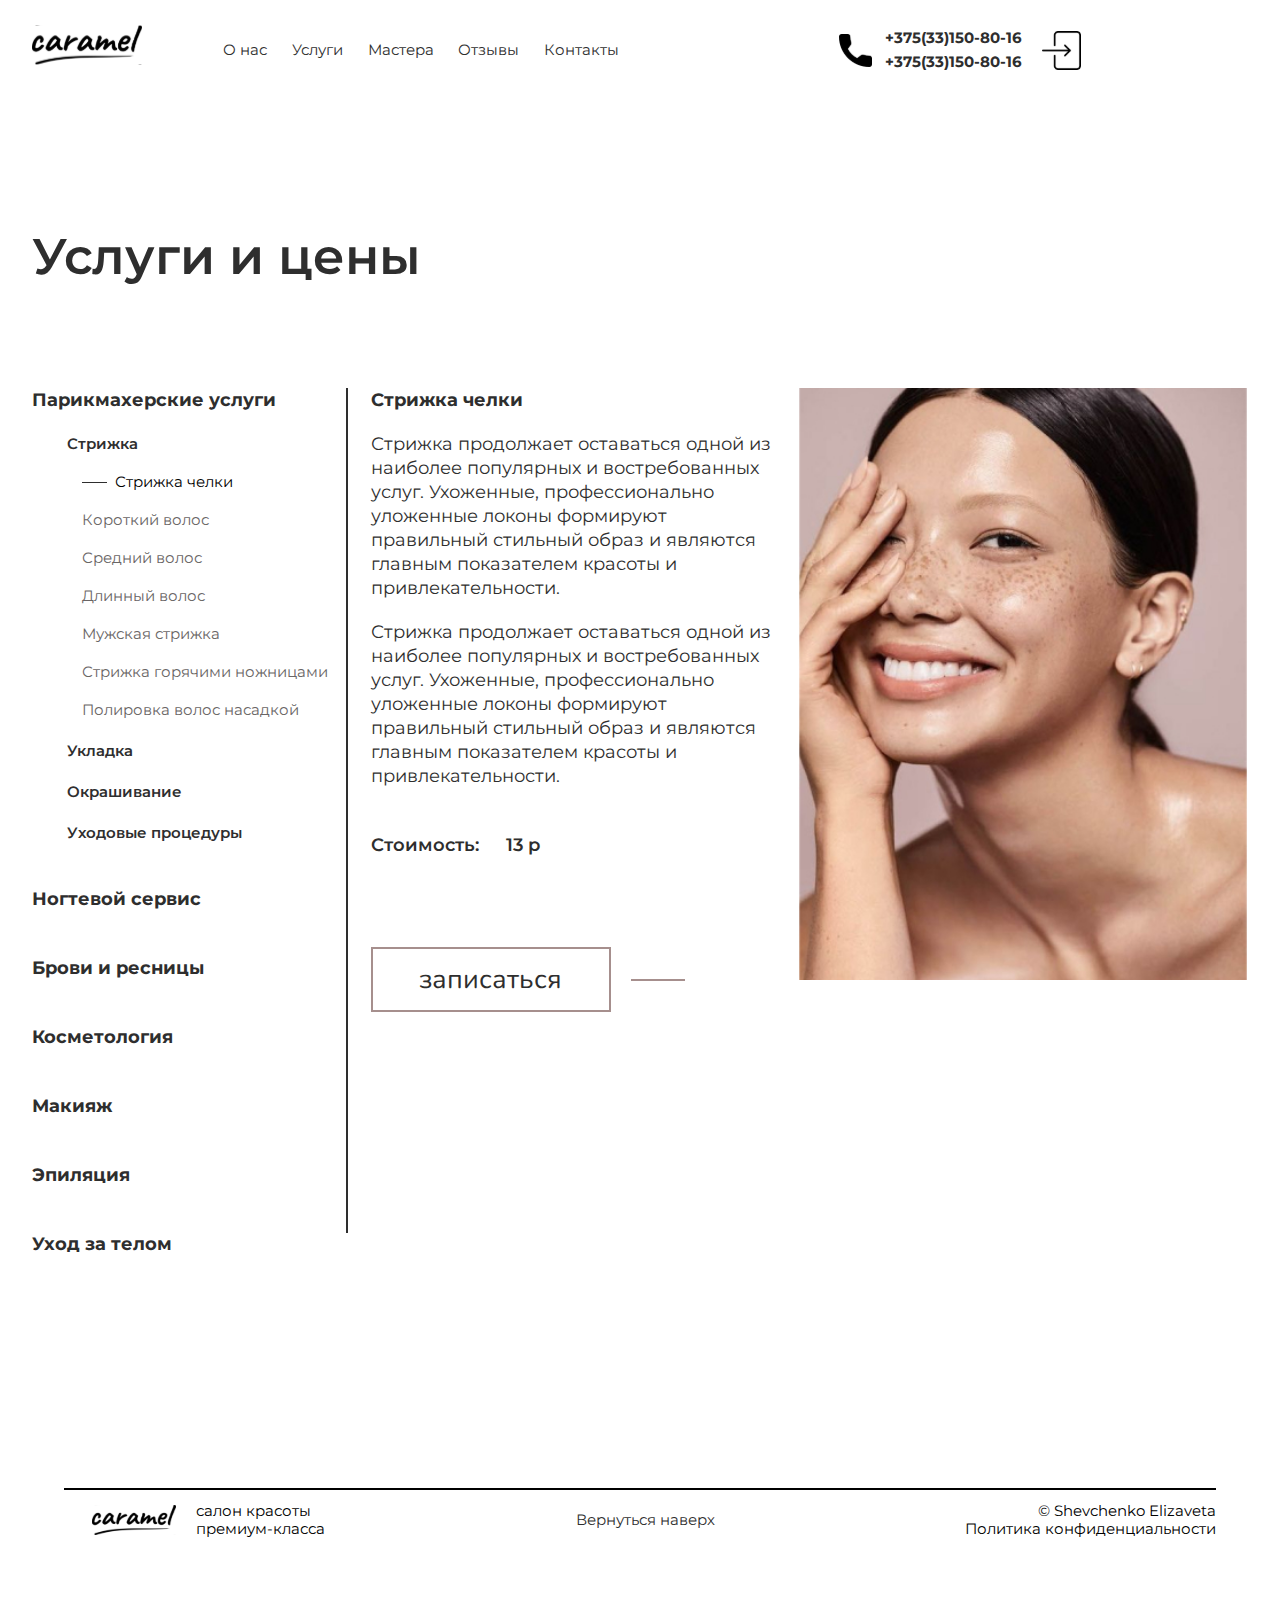
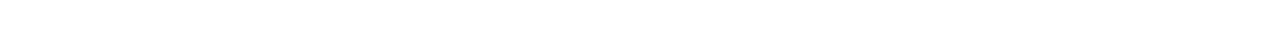
<file: html/about.html>
<!DOCTYPE html>
<html lang="ru">
<head>
  <meta charset="UTF-8">
  <meta name="viewport" content="width=device-width, initial-scale=1.0">
  <meta http-equiv="X-UA-Compatible" content="ie=edge">
  <link rel="stylesheet" href="../CSS/about.css">
  <link rel="stylesheet" href="../CSS/about_html.css">
  <link rel="stylesheet" href="../CSS/pop_up.css">
  <link rel="stylesheet" href="../CSS/pop_up__room.css">
  <link rel="stylesheet" href="../CSS/datepicker.css">
  <title>Главная</title>
</head>
<body>
  <div class="page">
    <div class="upp_arrow"><img src="../svg/up-arrow.svg" alt=""></div>
   <main class="container">
    <div class="shapka" id="header">
      <nav class="shapka__block__1">
        <div class="shapka__block__1__logo__absolute">
          <img src="../svg/logo.svg" alt="logotype">
        </div>
        <div class="burger">
          <span class="line__burger __1"></span>
          <span class="line__burger __2"></span>
          <span class="line__burger __3"></span>
        </div>
        <ul class="shapka__block__1__nav">
          <li><a href="../index.html#our">О нас</a></li>
          <li><a href="about.html">Услуги</a></li>
          <li><a href="../index.html#masters">Мастера</a></li>
          <li><a href="../index.html#messge">Отзывы</a></li>
          <li><a href="../index.html#info">Контакты</a></li>
        </ul>
      </nav>
      <div class="shapka__block__2">
        <div class="shapka__block__2__row">
          <div class="shapka__block__2__phone">
            <img src="../svg/phone.svg" alt="phone">
          </div>
          <div class="shapka__block__2__column">
            <span class="shapka__block__2__column__text">+375(33)150-80-16</span>
            <span class="shapka__block__2__column__text">+375(33)150-80-16</span>
          </div>
          <div class="shapka__block__2__exit">
            <img src="../svg/exit.svg" alt="exit">
          </div>
        </div>
      </div>
    </div>
    <div class="content">
      <div class="content_main_text">Услуги и цены</div>
      <div class="content_row">
        <div class="content_row__service__button activate">
          <div class="content_row__service__button__text">ВЫБРАТЬ</div>
        </div>
        <div class="content_row__service">
          <div class="content_row__service__main">
            <span class="content_row__service__main__text">Парикмахерские услуги</span>
            <div class="content_row__service__about">
              <div class="content_row__service__about__text">Стрижка</div>
              <div class="content_row__service__about__select ">
                <div class="content_row__service__about__select__text ">
                  <span class="line"></span>
                  <span>Стрижка челки</span>
                </div>
                <div class="content_row__service__about__select__text">
                  <span class="line"></span>
                  <span>Короткий волос</span>
                </div>
                <div class="content_row__service__about__select__text">
                  <span class="line"></span>
                  <span>Средний волос</span>
                </div>
                <div class="content_row__service__about__select__text">
                  <span class="line"></span>
                  <span>Длинный волос</span>
                </div>
                <div class="content_row__service__about__select__text">
                  <span class="line"></span>
                  <span>Мужская стрижка</span>
                </div>
                <div class="content_row__service__about__select__text">
                  <span class="line"></span>
                  <span>Стрижка горячими ножницами</span>
                </div>
                <div class="content_row__service__about__select__text">
                  <span class="line"></span>
                  <span>Полировка волос насадкой</span>
                </div>
              </div>
              <span class="content_row__service__about__text">Укладка</span>
              <div class="content_row__service__about__select">
                <div class="content_row__service__about__select__text">
                  <span class="line"></span>
                  <span>Услуга</span>
                </div>
                <div class="content_row__service__about__select__text">
                  <span class="line"></span>
                  <span>Услуга</span>
                </div>
                <div class="content_row__service__about__select__text">
                  <span class="line"></span>
                  <span>Услуга</span>
                </div>
                <div class="content_row__service__about__select__text">
                  <span class="line"></span>
                  <span>Услуга</span>
                </div>
              </div>
              <span class="content_row__service__about__text">Окрашивание</span>
              <div class="content_row__service__about__select">
                <div class="content_row__service__about__select__text">
                  <span class="line"></span>
                  <span>Услуга</span>
                </div>
                <div class="content_row__service__about__select__text">
                  <span class="line"></span>
                  <span>Услуга</span>
                </div>
                <div class="content_row__service__about__select__text">
                  <span class="line"></span>
                  <span>Услуга</span>
                </div>
                <div class="content_row__service__about__select__text">
                  <span class="line"></span>
                  <span>Услуга</span>
                </div>
              </div>
              <span class="content_row__service__about__text">Уходовые процедуры</span>
              <div class="content_row__service__about__select">
                <div class="content_row__service__about__select__text">
                  <span class="line"></span>
                  <span>Услуга</span>
                </div>
                <div class="content_row__service__about__select__text">
                  <span class="line"></span>
                  <span>Услуга</span>
                </div>
                <div class="content_row__service__about__select__text">
                  <span class="line"></span>
                  <span>Услуга</span>
                </div>
                <div class="content_row__service__about__select__text">
                  <span class="line"></span>
                  <span>Услуга</span>
                </div>
                <div class="content_row__service__about__select__text">
                  <span class="line"></span>
                  <span>Услуга</span>
                </div>
              </div>
            </div>
          </div>
          <div class="content_row__service__main">
            <span class="content_row__service__main__text">Ногтевой сервис</span>
            <div class="content_row__service__about">
              <div class="content_row__service__about__text">Услуга</div>
              <div class="content_row__service__about__select">
                <div class="content_row__service__about__select__text">
                  <span class="line"></span>
                  <span>Услуга</span>
                </div>
                <div class="content_row__service__about__select__text">
                  <span class="line"></span>
                  <span>Услуга</span>
                </div>
                <div class="content_row__service__about__select__text">
                  <span class="line"></span>
                  <span>Услуга</span>
                </div>
                <div class="content_row__service__about__select__text">
                  <span class="line"></span>
                  <span>Услуга</span>
                </div>
                <div class="content_row__service__about__select__text">
                  <span class="line"></span>
                  <span>Услуга</span>
                </div>
                <div class="content_row__service__about__select__text">
                  <span class="line"></span>
                  <span>Услуга</span>
                </div>
                <div class="content_row__service__about__select__text">
                  <span class="line"></span>
                  <span>Услуга</span>
                </div>
              </div>
              <span class="content_row__service__about__text">Услуга</span>
              <div class="content_row__service__about__select">
                <div class="content_row__service__about__select__text">
                  <span class="line"></span>
                  <span>Услуга</span>
                </div>
                <div class="content_row__service__about__select__text">
                  <span class="line"></span>
                  <span>Услуга</span>
                </div>
                <div class="content_row__service__about__select__text">
                  <span class="line"></span>
                  <span>Услуга</span>
                </div>
                <div class="content_row__service__about__select__text">
                  <span class="line"></span>
                  <span>Услуга</span>
                </div>
              </div>
              <span class="content_row__service__about__text">Услуга</span>
              <div class="content_row__service__about__select">
                <div class="content_row__service__about__select__text">
                  <span class="line"></span>
                  <span>Услуга</span>
                </div>
                <div class="content_row__service__about__select__text">
                  <span class="line"></span>
                  <span>Услуга</span>
                </div>
                <div class="content_row__service__about__select__text">
                  <span class="line"></span>
                  <span>Услуга</span>
                </div>
                <div class="content_row__service__about__select__text">
                  <span class="line"></span>
                  <span>Услуга</span>
                </div>
              </div>
              <span class="content_row__service__about__text">Услуга</span>
              <div class="content_row__service__about__select">
                <div class="content_row__service__about__select__text">
                  <span class="line"></span>
                  <span>Услуга</span>
                </div>
                <div class="content_row__service__about__select__text">
                  <span class="line"></span>
                  <span>Услуга</span>
                </div>
                <div class="content_row__service__about__select__text">
                  <span class="line"></span>
                  <span>Услуга</span>
                </div>
                <div class="content_row__service__about__select__text">
                  <span class="line"></span>
                  <span>Услуга</span>
                </div>
                <div class="content_row__service__about__select__text">
                  <span class="line"></span>
                  <span>Услуга</span>
                </div>
              </div>
            </div>
          </div>
          <div class="content_row__service__main">
            <span class="content_row__service__main__text">Брови и ресницы</span>
            <div class="content_row__service__about">
              <div class="content_row__service__about__text">Услуга</div>
              <div class="content_row__service__about__select">
                <div class="content_row__service__about__select__text">
                  <span class="line"></span>
                  <span>Услуга</span>
                </div>
                <div class="content_row__service__about__select__text">
                  <span class="line"></span>
                  <span>Услуга</span>
                </div>
                <div class="content_row__service__about__select__text">
                  <span class="line"></span>
                  <span>Услуга</span>
                </div>
                <div class="content_row__service__about__select__text">
                  <span class="line"></span>
                  <span>Услуга</span>
                </div>
                <div class="content_row__service__about__select__text">
                  <span class="line"></span>
                  <span>Услуга</span>
                </div>
                <div class="content_row__service__about__select__text">
                  <span class="line"></span>
                  <span>Услуга</span>
                </div>
                <div class="content_row__service__about__select__text">
                  <span class="line"></span>
                  <span>Услуга</span>
                </div>
              </div>
              <span class="content_row__service__about__text">Услуга</span>
              <div class="content_row__service__about__select">
                <div class="content_row__service__about__select__text">
                  <span class="line"></span>
                  <span>Услуга</span>
                </div>
                <div class="content_row__service__about__select__text">
                  <span class="line"></span>
                  <span>Услуга</span>
                </div>
                <div class="content_row__service__about__select__text">
                  <span class="line"></span>
                  <span>Услуга</span>
                </div>
                <div class="content_row__service__about__select__text">
                  <span class="line"></span>
                  <span>Услуга</span>
                </div>
              </div>
              <span class="content_row__service__about__text">Услуга</span>
              <div class="content_row__service__about__select">
                <div class="content_row__service__about__select__text">
                  <span class="line"></span>
                  <span>Услуга</span>
                </div>
                <div class="content_row__service__about__select__text">
                  <span class="line"></span>
                  <span>Услуга</span>
                </div>
                <div class="content_row__service__about__select__text">
                  <span class="line"></span>
                  <span>Услуга</span>
                </div>
                <div class="content_row__service__about__select__text">
                  <span class="line"></span>
                  <span>Услуга</span>
                </div>
              </div>
              <span class="content_row__service__about__text">Услуга</span>
              <div class="content_row__service__about__select">
                <div class="content_row__service__about__select__text">
                  <span class="line"></span>
                  <span>Услуга</span>
                </div>
                <div class="content_row__service__about__select__text">
                  <span class="line"></span>
                  <span>Услуга</span>
                </div>
                <div class="content_row__service__about__select__text">
                  <span class="line"></span>
                  <span>Услуга</span>
                </div>
                <div class="content_row__service__about__select__text">
                  <span class="line"></span>
                  <span>Услуга</span>
                </div>
                <div class="content_row__service__about__select__text">
                  <span class="line"></span>
                  <span>Услуга</span>
                </div>
              </div>
            </div>
          </div>
          <div class="content_row__service__main">
            <span class="content_row__service__main__text">Косметология</span>
            <div class="content_row__service__about">
              <div class="content_row__service__about__text">Услуга</div>
              <div class="content_row__service__about__select">
                <div class="content_row__service__about__select__text">
                  <span class="line"></span>
                  <span>Услуга</span>
                </div>
                <div class="content_row__service__about__select__text">
                  <span class="line"></span>
                  <span>Услуга</span>
                </div>
                <div class="content_row__service__about__select__text">
                  <span class="line"></span>
                  <span>Услуга</span>
                </div>
                <div class="content_row__service__about__select__text">
                  <span class="line"></span>
                  <span>Услуга</span>
                </div>
                <div class="content_row__service__about__select__text">
                  <span class="line"></span>
                  <span>Услуга</span>
                </div>
                <div class="content_row__service__about__select__text">
                  <span class="line"></span>
                  <span>Услуга</span>
                </div>
                <div class="content_row__service__about__select__text">
                  <span class="line"></span>
                  <span>Услуга</span>
                </div>
              </div>
              <span class="content_row__service__about__text">Услуга</span>
              <div class="content_row__service__about__select">
                <div class="content_row__service__about__select__text">
                  <span class="line"></span>
                  <span>Услуга</span>
                </div>
                <div class="content_row__service__about__select__text">
                  <span class="line"></span>
                  <span>Услуга</span>
                </div>
                <div class="content_row__service__about__select__text">
                  <span class="line"></span>
                  <span>Услуга</span>
                </div>
                <div class="content_row__service__about__select__text">
                  <span class="line"></span>
                  <span>Услуга</span>
                </div>
              </div>
              <span class="content_row__service__about__text">Услуга</span>
              <div class="content_row__service__about__select">
                <div class="content_row__service__about__select__text">
                  <span class="line"></span>
                  <span>Услуга</span>
                </div>
                <div class="content_row__service__about__select__text">
                  <span class="line"></span>
                  <span>Услуга</span>
                </div>
                <div class="content_row__service__about__select__text">
                  <span class="line"></span>
                  <span>Услуга</span>
                </div>
                <div class="content_row__service__about__select__text">
                  <span class="line"></span>
                  <span>Услуга</span>
                </div>
              </div>
              <span class="content_row__service__about__text">Услуга</span>
              <div class="content_row__service__about__select">
                <div class="content_row__service__about__select__text">
                  <span class="line"></span>
                  <span>Услуга</span>
                </div>
                <div class="content_row__service__about__select__text">
                  <span class="line"></span>
                  <span>Услуга</span>
                </div>
                <div class="content_row__service__about__select__text">
                  <span class="line"></span>
                  <span>Услуга</span>
                </div>
                <div class="content_row__service__about__select__text">
                  <span class="line"></span>
                  <span>Услуга</span>
                </div>
                <div class="content_row__service__about__select__text">
                  <span class="line"></span>
                  <span>Услуга</span>
                </div>
              </div>
            </div>
          </div>
          <div class="content_row__service__main">
            <span class="content_row__service__main__text">Макияж</span>
            <div class="content_row__service__about">
              <div class="content_row__service__about__text">Услуга</div>
              <div class="content_row__service__about__select">
                <div class="content_row__service__about__select__text">
                  <span class="line"></span>
                  <span>Услуга</span>
                </div>
                <div class="content_row__service__about__select__text">
                  <span class="line"></span>
                  <span>Услуга</span>
                </div>
                <div class="content_row__service__about__select__text">
                  <span class="line"></span>
                  <span>Услуга</span>
                </div>
                <div class="content_row__service__about__select__text">
                  <span class="line"></span>
                  <span>Услуга</span>
                </div>
                <div class="content_row__service__about__select__text">
                  <span class="line"></span>
                  <span>Услуга</span>
                </div>
                <div class="content_row__service__about__select__text">
                  <span class="line"></span>
                  <span>Услуга</span>
                </div>
                <div class="content_row__service__about__select__text">
                  <span class="line"></span>
                  <span>Услуга</span>
                </div>
              </div>
              <span class="content_row__service__about__text">Услуга</span>
              <div class="content_row__service__about__select">
                <div class="content_row__service__about__select__text">
                  <span class="line"></span>
                  <span>Услуга</span>
                </div>
                <div class="content_row__service__about__select__text">
                  <span class="line"></span>
                  <span>Услуга</span>
                </div>
                <div class="content_row__service__about__select__text">
                  <span class="line"></span>
                  <span>Услуга</span>
                </div>
                <div class="content_row__service__about__select__text">
                  <span class="line"></span>
                  <span>Услуга</span>
                </div>
              </div>
              <span class="content_row__service__about__text">Услуга</span>
              <div class="content_row__service__about__select">
                <div class="content_row__service__about__select__text">
                  <span class="line"></span>
                  <span>Услуга</span>
                </div>
                <div class="content_row__service__about__select__text">
                  <span class="line"></span>
                  <span>Услуга</span>
                </div>
                <div class="content_row__service__about__select__text">
                  <span class="line"></span>
                  <span>Услуга</span>
                </div>
                <div class="content_row__service__about__select__text">
                  <span class="line"></span>
                  <span>Услуга</span>
                </div>
              </div>
              <span class="content_row__service__about__text">Услуга</span>
              <div class="content_row__service__about__select">
                <div class="content_row__service__about__select__text">
                  <span class="line"></span>
                  <span>Услуга</span>
                </div>
                <div class="content_row__service__about__select__text">
                  <span class="line"></span>
                  <span>Услуга</span>
                </div>
                <div class="content_row__service__about__select__text">
                  <span class="line"></span>
                  <span>Услуга</span>
                </div>
                <div class="content_row__service__about__select__text">
                  <span class="line"></span>
                  <span>Услуга</span>
                </div>
                <div class="content_row__service__about__select__text">
                  <span class="line"></span>
                  <span>Услуга</span>
                </div>
              </div>
            </div>
          </div>
          <div class="content_row__service__main">
            <span class="content_row__service__main__text">Эпиляция</span>
            <div class="content_row__service__about">
              <div class="content_row__service__about__text">Услуга</div>
              <div class="content_row__service__about__select">
                <div class="content_row__service__about__select__text">
                  <span class="line"></span>
                  <span>Услуга</span>
                </div>
                <div class="content_row__service__about__select__text">
                  <span class="line"></span>
                  <span>Услуга</span>
                </div>
                <div class="content_row__service__about__select__text">
                  <span class="line"></span>
                  <span>Услуга</span>
                </div>
                <div class="content_row__service__about__select__text">
                  <span class="line"></span>
                  <span>Услуга</span>
                </div>
                <div class="content_row__service__about__select__text">
                  <span class="line"></span>
                  <span>Услуга</span>
                </div>
                <div class="content_row__service__about__select__text">
                  <span class="line"></span>
                  <span>Услуга</span>
                </div>
                <div class="content_row__service__about__select__text">
                  <span class="line"></span>
                  <span>Услуга</span>
                </div>
              </div>
              <span class="content_row__service__about__text">Услуга</span>
              <div class="content_row__service__about__select">
                <div class="content_row__service__about__select__text">
                  <span class="line"></span>
                  <span>Услуга</span>
                </div>
                <div class="content_row__service__about__select__text">
                  <span class="line"></span>
                  <span>Услуга</span>
                </div>
                <div class="content_row__service__about__select__text">
                  <span class="line"></span>
                  <span>Услуга</span>
                </div>
                <div class="content_row__service__about__select__text">
                  <span class="line"></span>
                  <span>Услуга</span>
                </div>
              </div>
              <span class="content_row__service__about__text">Услуга</span>
              <div class="content_row__service__about__select">
                <div class="content_row__service__about__select__text">
                  <span class="line"></span>
                  <span>Услуга</span>
                </div>
                <div class="content_row__service__about__select__text">
                  <span class="line"></span>
                  <span>Услуга</span>
                </div>
                <div class="content_row__service__about__select__text">
                  <span class="line"></span>
                  <span>Услуга</span>
                </div>
                <div class="content_row__service__about__select__text">
                  <span class="line"></span>
                  <span>Услуга</span>
                </div>
              </div>
              <span class="content_row__service__about__text">Услуга</span>
              <div class="content_row__service__about__select">
                <div class="content_row__service__about__select__text">
                  <span class="line"></span>
                  <span>Услуга</span>
                </div>
                <div class="content_row__service__about__select__text">
                  <span class="line"></span>
                  <span>Услуга</span>
                </div>
                <div class="content_row__service__about__select__text">
                  <span class="line"></span>
                  <span>Услуга</span>
                </div>
                <div class="content_row__service__about__select__text">
                  <span class="line"></span>
                  <span>Услуга</span>
                </div>
                <div class="content_row__service__about__select__text">
                  <span class="line"></span>
                  <span>Услуга</span>
                </div>
              </div>
            </div>
          </div>
          <div class="content_row__service__main">
            <span class="content_row__service__main__text">Уход за телом</span>
            <div class="content_row__service__about">
              <div class="content_row__service__about__text">Услуга</div>
              <div class="content_row__service__about__select">
                <div class="content_row__service__about__select__text">
                  <span class="line"></span>
                  <span>Услуга</span>
                </div>
                <div class="content_row__service__about__select__text">
                  <span class="line"></span>
                  <span>Услуга</span>
                </div>
                <div class="content_row__service__about__select__text">
                  <span class="line"></span>
                  <span>Услуга</span>
                </div>
                <div class="content_row__service__about__select__text">
                  <span class="line"></span>
                  <span>Услуга</span>
                </div>
                <div class="content_row__service__about__select__text">
                  <span class="line"></span>
                  <span>Услуга</span>
                </div>
                <div class="content_row__service__about__select__text">
                  <span class="line"></span>
                  <span>Услуга</span>
                </div>
                <div class="content_row__service__about__select__text">
                  <span class="line"></span>
                  <span>Услуга</span>
                </div>
              </div>
              <span class="content_row__service__about__text">Услуга</span>
              <div class="content_row__service__about__select">
                <div class="content_row__service__about__select__text">
                  <span class="line"></span>
                  <span>Услуга</span>
                </div>
                <div class="content_row__service__about__select__text">
                  <span class="line"></span>
                  <span>Услуга</span>
                </div>
                <div class="content_row__service__about__select__text">
                  <span class="line"></span>
                  <span>Услуга</span>
                </div>
                <div class="content_row__service__about__select__text">
                  <span class="line"></span>
                  <span>Услуга</span>
                </div>
              </div>
              <span class="content_row__service__about__text">Услуга</span>
              <div class="content_row__service__about__select">
                <div class="content_row__service__about__select__text">
                  <span class="line"></span>
                  <span>Услуга</span>
                </div>
                <div class="content_row__service__about__select__text">
                  <span class="line"></span>
                  <span>Услуга</span>
                </div>
                <div class="content_row__service__about__select__text">
                  <span class="line"></span>
                  <span>Услуга</span>
                </div>
                <div class="content_row__service__about__select__text">
                  <span class="line"></span>
                  <span>Услуга</span>
                </div>
              </div>
              <span class="content_row__service__about__text">Услуга</span>
              <div class="content_row__service__about__select">
                <div class="content_row__service__about__select__text">
                  <span class="line"></span>
                  <span>Услуга</span>
                </div>
                <div class="content_row__service__about__select__text">
                  <span class="line"></span>
                  <span>Услуга</span>
                </div>
                <div class="content_row__service__about__select__text">
                  <span class="line"></span>
                  <span>Услуга</span>
                </div>
                <div class="content_row__service__about__select__text">
                  <span class="line"></span>
                  <span>Услуга</span>
                </div>
                <div class="content_row__service__about__select__text">
                  <span class="line"></span>
                  <span>Услуга</span>
                </div>
              </div>
            </div>
          </div>
        </div>
        <div class="container__content">
          <div class="content_row__text">
            <div class="content_row__text__block">
              <h1 class="content_row__text__block__main_text">Стрижка челки</h1>
              <p class="content_row__text__block__about_text">Стрижка продолжает оставаться одной из наиболее популярных и востребованных услуг. Ухоженные, профессионально уложенные локоны формируют правильный стильный образ и являются главным показателем красоты и привлекательности.</p>
              <p class="content_row__text__block__about_text">Стрижка продолжает оставаться одной из наиболее популярных и востребованных услуг. Ухоженные, профессионально уложенные локоны формируют правильный стильный образ и являются главным показателем красоты и привлекательности.</p>
              <div class="content_row__text__block__row">
                <span class="content_row__text__block__row__price">Стоимость:</span>
                <span class="content_row__text__block__row__summe">13 р</span>
              </div>
              <div class="content_row__text__block__row">
                <button id="button_popup" class="button __white">записаться</button>
                <span class="line"></span>
              </div>
            </div>
          </div>
          <div class="content_row__img">
            <img src="../img/service.webp" alt="model">
          </div>
        </div>
      </div>
    </div>
    <footer class="footer">
     <div class="footer__container">
       <div class="footer__container__block">
         <div class="footer__container__block__row">
           <div class="footer__container__block__row__img">
             <img src="../svg/logo.svg" alt="logotype">
           </div>
           <div class="footer__container__block__row__column">
             <span class="footer__container__block__row__column__text">салон красоты<br> премиум-класса</span>
           </div>
         </div>
       </div>
       <div class="footer__container__block">
          <span class="none"><a href="#header">Вернуться наверх</a></span>
         <div class="footer__container__block__row">
           <ul>
             <li><a href="../index.html#our">О нас</a></li>
             <li><a href="about.html">Услуги</a></li>
             <li><a href="../index.html#masters">Мастера</a></li>
             <li><a href="../index.html#messge">Отзывы</a></li>
             <li><a href="../index.html#info">Контакты</a></li>
           </ul>
         </div>
       </div>
       <div class="footer__container__block">
         <div class="footer__container__block__row">
           <div class="footer__container__block__row__column">
             <span class="footer__container__block__row__column__text">&copy Shevchenko Elizaveta</span>
             <span class="footer__container__block__row__column__text">Политика конфиденциальности</span>
           </div>
         </div>
       </div>
     </div>
  </footer>
</main>
</div>
<div class="pou_up">
  <div class="pou_up__remove">
    <img src="../svg/remove.svg" id="close_pop_up_1" alt="exit">
  </div>
  <div id="block_js_1" class="block_js __opacity">
    <h1 class="pou_up__main_text __thank">Спасибо за запись!</h1>
    <div class="block_js__row">
      <span class="block_js__row__text">Выбранная услуга: </span>
      <span class="block_js__row__text">Окрашивание</span>
    </div>
    <div class="block_js__row">
      <span class="block_js__row__text">Выбранный мастер:</span>
      <span class="block_js__row__text">Петровская Елена</span>
    </div>
    <div class="block_js__row">
      <span class="block_js__row__text">Дата и время:</span>
      <span class="block_js__row__text">12.04.2022 в 14:00</span>
    </div>
    <div class="pou_up__remove__row">
      <button id="button_ok" class="button __tels">Ок</button>
      <span class="line"></span>
    </div>
  </div>
  <div id="block_js_2" class="block_js">
    <h1 class="pou_up__main_text">Запись на процедуру</h1>
    <div class="pou_up__remove__column">
      <span class="pou_up__remove__column__text">Выберите услугу:</span>
      <div class="select">
      <select name="" id="" class="pou_up__remove__column__select" value>
        <option value="" disabled selected>Окрашивание</option>
      </select>
     </div>
    </div>
    <div class="pou_up__remove__column">
      <span class="pou_up__remove__column__text">Выберите мастера:</span>
       <div class="select">
         <select name="" id="" class="pou_up__remove__column__select">
           <option value="" disabled selected>Выбрать</option>
         </select>
       </div>
    </div>
    <div class="pou_up__remove__column">
      <span class="pou_up__remove__column__text">Выберите дату:</span>
      <div class="select">
      <input type="text" id="date_pop" class="pou_up__remove__column__select datepicker-here" placeholder="12.04.2022">
    </div>
    </div>
    <div class="pou_up__remove__column">
      <span class="pou_up__remove__column__text">Свободное время:</span>
    <div class="pou_up__remove__column__row">
      <div class="pou_up__remove__column__row__input">
        <input type="radio" name="time" id="1">
        <label for="1">12:00</label>
      </div>
      <div class="pou_up__remove__column__row__input">
        <input type="radio" name="time" id="2">
        <label for="2">14:00</label>
      </div>
      <div class="pou_up__remove__column__row__input">
        <input type="radio" name="time" id="3">
        <label for="3">17:00</label>
      </div>
      <div class="pou_up__remove__column__row__input">
        <input type="radio" name="time" id="4">
        <label for="4">19:00</label>
      </div>
    </div>
    </div>
    <div class="pou_up__remove__row">
      <button id="service" class="button __tels">записаться</button>
      <span class="line"></span>
    </div>
  </div>
</div>
<div class="popup__room">
  <div class="pou_up__remove_room">
    <img src="../svg/remove.svg" id="close_pop_up_2" alt="exit">
  </div>
  <h1 class="pou_up__main_text __thank">Спасибо за запись!</h1>
  <span class="popup__room__about__text">Чтобы записаться на процедуру, необходимо пройти процесс регистрации или авторизации.</span>
  <div class="pou_up__remove__row __room__button">
    <button id="service" class="button __tels">Войти</button>
    <span class="line"></span>
  </div>
  <div class="pou_up__remove__row __room__button">
    <button id="service" class="button __tels __reg">Зарегистрироваться</button>
    <span class="line"></span>
  </div>
</div>
<script src="../JS/about.js"type="text/javascript"></script>
<script src="../JQuery/jquety.js"type="text/javascript"></script>
<script src="../JS/datepicker.min.js"type="text/javascript"></script>
<script src="../JS/date.js"type="text/javascript"></script>
<script src="../JS/burger.js"type="text/javascript"></script>
</body>
</html>
</file>
<file: CSS/about.css>
@import url("https://fonts.googleapis.com/css2?family=Jost:wght@400;500;700&family=Montserrat:wght@400;500;600;700&family=Nunito:wght@400;700&display=swap");
* {
  margin: 0;
  padding: 0;
}

section {
  overflow: hidden;
}

.page {
  display: -ms-flex;
  display: -webkit-box;
  display: -ms-flexbox;
  display: flex;
  -webkit-box-orient: vertical;
  -webkit-box-direction: normal;
      -ms-flex-direction: column;
          flex-direction: column;
  -webkit-box-pack: start;
      -ms-flex-pack: start;
          justify-content: flex-start;
  -webkit-box-align: center;
      -ms-flex-align: center;
          align-items: center;
  min-height: 100vh;
  font-family: "Montserrat";
  font-style: normal;
  font-weight: 400;
  font-size: 15px;
  line-height: 18px;
  color: #2E2E2E;
}

.upp_arrow {
  position: fixed;
  right: 0;
  bottom: 0;
  width: 50px;
  height: 50px;
  z-index: 50;
  margin: 30px;
  cursor: pointer;
  pointer-events: none;
  opacity: 0;
  -webkit-transition-duration: 0.5s;
          transition-duration: 0.5s;
  -webkit-transition-timing-function: ease;
          transition-timing-function: ease;
}

.upp_arrow.opacity {
  pointer-events: all;
  opacity: 1;
}

.upp_arrow img {
  width: 100%;
  height: 100%;
}

li:hover a {
  color: #000000;
  text-decoration: underline;
}

button {
  position: relative;
  cursor: pointer;
  -webkit-transition-duration: 0.5s;
          transition-duration: 0.5s;
  -webkit-transition-timing-function: ease;
          transition-timing-function: ease;
}

button.__white:hover {
  background-color: #EAE1D7;
}

button.__white:active,
button.__white:focus {
  background-color: #EAE1D7;
  border: 2px solid #2E2E2E;
  -webkit-transition-duration: 0s;
          transition-duration: 0s;
}

button.__white:active {
  outline: 5px solid #A68F8D;
}

button.__tels:hover {
  background-color: #FFFFFF;
}

button.__tels:active,
button.__tels:focus {
  background-color: #FFFFFF;
  border: 2px solid #2E2E2E;
  -webkit-transition-duration: 0s;
          transition-duration: 0s;
}

button.__tels:active {
  outline: 5px solid #A68F8D;
}

input {
  cursor: pointer;
}

input:focus {
  background-color: #FFFFFF;
  border: 1px solid #2E2E2E;
  outline: 5px solid #A68F8D;
}

.container {
  display: -ms-flex;
  display: -webkit-box;
  display: -ms-flexbox;
  display: flex;
  -webkit-box-orient: vertical;
  -webkit-box-direction: normal;
      -ms-flex-direction: column;
          flex-direction: column;
  -webkit-box-align: center;
      -ms-flex-align: center;
          align-items: center;
  -webkit-box-pack: start;
      -ms-flex-pack: start;
          justify-content: flex-start;
  max-width: 1920px;
  min-height: 100vh;
  width: 100%;
}

.shapka {
  width: 100%;
  height: 100px;
  display: -ms-flex;
  display: -webkit-box;
  display: -ms-flexbox;
  display: flex;
  -webkit-box-orient: horizontal;
  -webkit-box-direction: normal;
      -ms-flex-direction: row;
          flex-direction: row;
  -webkit-box-align: center;
      -ms-flex-align: center;
          align-items: center;
  -webkit-box-pack: center;
      -ms-flex-pack: center;
          justify-content: center;
}

.shapka__block__2,
.shapka__block__1 {
  min-width: 50%;
  height: 100%;
  display: -ms-flex;
  display: -webkit-box;
  display: -ms-flexbox;
  display: flex;
  -webkit-box-orient: horizontal;
  -webkit-box-direction: normal;
      -ms-flex-direction: row;
          flex-direction: row;
}

.shapka__block__1 {
  -webkit-box-pack: end;
      -ms-flex-pack: end;
          justify-content: flex-end;
  position: relative;
}

.shapka__block__2 {
  -webkit-box-pack: center;
      -ms-flex-pack: center;
          justify-content: center;
  background-color: #EAE1D7;
}

.shapka__block__1__logo__absolute {
  width: 110px;
  height: 40px;
  position: absolute;
  top: 0;
  left: 0;
  margin-left: 20%;
  margin-top: 25px;
}

.shapka__block__1__logo__absolute img {
  width: 100%;
  height: 100%;
}

.shapka__block__1__nav {
  display: -ms-flex;
  display: -webkit-box;
  display: -ms-flexbox;
  display: flex;
  -webkit-box-orient: horizontal;
  -webkit-box-direction: normal;
      -ms-flex-direction: row;
          flex-direction: row;
  -webkit-box-align: center;
      -ms-flex-align: center;
          align-items: center;
  -webkit-box-pack: end;
      -ms-flex-pack: end;
          justify-content: flex-end;
  padding-right: 21px;
  width: 100%;
}

.shapka__block__1__nav li {
  list-style: none;
  margin-left: 7.3%;
}

.shapka__block__1__nav a {
  font-family: "Montserrat";
  font-style: normal;
  font-weight: 400;
  font-size: 15px;
  line-height: 18px;
  text-decoration: none;
  color: #2E2E2E;
}

.shapka__block__2__row {
  display: -ms-flex;
  display: -webkit-box;
  display: -ms-flexbox;
  display: flex;
  -webkit-box-orient: horizontal;
  -webkit-box-direction: normal;
      -ms-flex-direction: row;
          flex-direction: row;
  -webkit-box-pack: center;
      -ms-flex-pack: center;
          justify-content: center;
  -webkit-box-align: center;
      -ms-flex-align: center;
          align-items: center;
}

.shapka__block__2__phone {
  width: 33px;
  height: 33px;
}

.shapka__block__2__exit {
  width: 39px;
  height: 39px;
}

.shapka__block__2__exit img,
.shapka__block__2__phone img {
  width: 100%;
  height: 100%;
}

.shapka__block__2__column {
  display: -ms-flex;
  display: -webkit-box;
  display: -ms-flexbox;
  display: flex;
  -webkit-box-orient: vertical;
  -webkit-box-direction: normal;
      -ms-flex-direction: column;
          flex-direction: column;
  -webkit-box-pack: center;
      -ms-flex-pack: center;
          justify-content: center;
  -webkit-box-align: center;
      -ms-flex-align: center;
          align-items: center;
  margin-left: 13px;
  margin-right: 20px;
}

.shapka__block__2__column__text {
  font-weight: 700;
  font-size: 15px;
  line-height: 24px;
}

.footer {
  width: 100%;
  height: 157px;
  display: -ms-flex;
  display: -webkit-box;
  display: -ms-flexbox;
  display: flex;
  -webkit-box-pack: center;
      -ms-flex-pack: center;
          justify-content: center;
  -webkit-box-align: start;
      -ms-flex-align: start;
          align-items: flex-start;
  margin-top: auto;
}

.footer__container {
  width: 80.2%;
  min-height: 40px;
  border-top: 2px solid #000000;
  display: -ms-flex;
  display: -webkit-box;
  display: -ms-flexbox;
  display: flex;
  -webkit-box-orient: horizontal;
  -webkit-box-direction: normal;
      -ms-flex-direction: row;
          flex-direction: row;
  -webkit-box-pack: justify;
      -ms-flex-pack: justify;
          justify-content: space-between;
  -webkit-box-align: center;
      -ms-flex-align: center;
          align-items: center;
}

.footer__container__block {
  display: -ms-flex;
  display: -webkit-box;
  display: -ms-flexbox;
  display: flex;
  -webkit-box-pack: center;
      -ms-flex-pack: center;
          justify-content: center;
  -webkit-box-align: center;
      -ms-flex-align: center;
          align-items: center;
  margin-top: 12px;
}

.footer__container__block__row {
  display: -ms-flex;
  display: -webkit-box;
  display: -ms-flexbox;
  display: flex;
  -webkit-box-orient: horizontal;
  -webkit-box-direction: normal;
      -ms-flex-direction: row;
          flex-direction: row;
  -webkit-box-pack: center;
      -ms-flex-pack: center;
          justify-content: center;
  -webkit-box-align: center;
      -ms-flex-align: center;
          align-items: center;
}

.footer__container__block__row__img {
  width: 84px;
  height: 30px;
  padding-right: 20px;
  padding-left: 28px;
}

.footer__container__block__row__img img {
  width: 100%;
  height: 100%;
}

.footer__container__block__row__column__text {
  font-weight: 400;
  font-size: 15px;
  line-height: 18px;
  color: #000000;
}

.footer__container__block__row__column {
  display: -ms-flex;
  display: -webkit-box;
  display: -ms-flexbox;
  display: flex;
  -webkit-box-orient: vertical;
  -webkit-box-direction: normal;
      -ms-flex-direction: column;
          flex-direction: column;
  -webkit-box-pack: start;
      -ms-flex-pack: start;
          justify-content: flex-start;
  -webkit-box-align: end;
      -ms-flex-align: end;
          align-items: flex-end;
}

.footer__container__block__row ul {
  display: -ms-flex;
  display: -webkit-box;
  display: -ms-flexbox;
  display: flex;
  -webkit-box-orient: horizontal;
  -webkit-box-direction: normal;
      -ms-flex-direction: row;
          flex-direction: row;
  -webkit-box-pack: center;
      -ms-flex-pack: center;
          justify-content: center;
  -webkit-box-align: center;
      -ms-flex-align: center;
          align-items: center;
}

.footer__container__block__row li {
  list-style: none;
  margin: 0 35px;
}

.footer__container__block__row a {
  text-decoration: none;
  font-family: "Montserrat";
  font-style: normal;
  font-weight: 400;
  font-size: 15px;
  line-height: 18px;
  color: #2E2E2E;
}

.none {
  display: none;
}

.none a {
  text-decoration: none;
  font-family: "Montserrat";
  font-style: normal;
  font-weight: 400;
  font-size: 15px;
  line-height: 18px;
  color: #2E2E2E;
}

.burger {
  width: 35px;
  height: 35px;
  position: absolute;
  top: 0;
  right: 0;
  overflow: hidden;
  z-index: 102;
  pointer-events: none;
  display: none;
  margin: 32.5px 30px;
  cursor: pointer;
}

.burger.active {
  position: fixed;
}

.burger.active .__1 {
  -webkit-transform: translateY(15px) rotate(45deg);
          transform: translateY(15px) rotate(45deg);
  margin: auto;
  border-radius: 5px;
}

.burger.active .__2 {
  -webkit-transform: translateX(100%);
          transform: translateX(100%);
}

.burger.active .__3 {
  -webkit-transform: translateY(-15px) rotate(-45deg);
          transform: translateY(-15px) rotate(-45deg);
  margin: auto;
  border-radius: 5px;
}

.line__burger {
  width: 100%;
  height: 5px;
  position: absolute;
  left: 0;
  right: 0;
  background-color: #000000;
}

.__1 {
  top: 0;
  -webkit-transition-delay: 0.25s;
          transition-delay: 0.25s;
  -webkit-transition-duration: 0.25s;
          transition-duration: 0.25s;
}

.__2 {
  margin: auto;
  top: 0;
  bottom: 0;
  -webkit-transition-duration: 0.25s;
          transition-duration: 0.25s;
}

.__3 {
  bottom: 0;
  -webkit-transition-duration: 0.25s;
          transition-duration: 0.25s;
  -webkit-transition-delay: 0.25s;
          transition-delay: 0.25s;
}

@media (max-width: 1800px) {
  .shapka__block__1__logo {
    margin-right: 0px;
  }
}
@media (max-width: 1720px) {
  .shapka__block__1__nav li {
    list-style: none;
    margin-left: 5.5%;
  }
}
@media (max-width: 1600px) {
  .footer__container {
    width: 90%;
  }

  .shapka__block__1__logo__absolute {
    margin-left: 12%;
  }
}
@media (max-width: 1500px) {
  .shapka__block__1__nav li {
    list-style: none;
    margin-left: 4%;
  }
}
@media (max-width: 1300px) {
  .footer__container__block__row ul {
    display: none;
  }

  .none {
    display: block;
  }

  .shapka__block__1__logo__absolute {
    margin-left: 5%;
  }
}
@media (max-width: 1100px) {
  .shapka__block__1__logo__absolute {
    display: block;
  }

  .shapka__block__1__nav {
    width: 33.33%;
    height: 200vh;
    position: fixed;
    display: -ms-flex;
    display: -webkit-box;
    display: -ms-flexbox;
    display: flex;
    -webkit-box-orient: vertical;
    -webkit-box-direction: normal;
        -ms-flex-direction: column;
            flex-direction: column;
    -webkit-box-pack: center;
        -ms-flex-pack: center;
            justify-content: center;
    -webkit-box-align: center;
        -ms-flex-align: center;
            align-items: center;
    padding-right: 0;
    background: #FFFFFF;
    top: 0;
    right: 0;
    bottom: 0;
    margin: auto;
    -webkit-box-shadow: 0px 4px 4px rgba(0, 0, 0, 0.25);
            box-shadow: 0px 4px 4px rgba(0, 0, 0, 0.25);
    z-index: 101;
    -webkit-transform: translateX(100%);
            transform: translateX(100%);
    -webkit-transition-duration: 0.25s;
            transition-duration: 0.25s;
  }

  .shapka__block__1__nav.active {
    -webkit-transform: translateX(0);
            transform: translateX(0);
  }

  .shapka__block__1__nav li {
    margin-left: 0;
    margin-top: 25px;
  }

  .shapka__block__1__nav a {
    font-size: 25px;
    text-align: center;
  }

  .burger {
    pointer-events: all;
    display: block;
  }

  .shapka__block__2__row {
    display: none;
  }

  .shapka__block__1 {
    position: inherit;
  }
}
@media (max-width: 850px) {
  .shapka__block__1__nav {
    width: 50%;
  }

  .footer__container__block__row__img {
    display: none;
  }
}
@media (max-width: 750px) {
  .footer__container {
    width: 100%;
    -webkit-box-orient: vertical;
    -webkit-box-direction: normal;
        -ms-flex-direction: column;
            flex-direction: column;
    -webkit-box-pack: start;
        -ms-flex-pack: start;
            justify-content: flex-start;
    -webkit-box-align: start;
        -ms-flex-align: start;
            align-items: flex-start;
  }

  .footer__container__block a,
.footer__container__block__row__column__text {
    text-align: left;
    margin-left: 5px;
  }

  .footer__container__block__row__column {
    -webkit-box-pack: start;
        -ms-flex-pack: start;
            justify-content: flex-start;
    -webkit-box-align: start;
        -ms-flex-align: start;
            align-items: flex-start;
  }
}
@media (max-width: 400px) {
  .shapka__block__1__nav {
    width: 70%;
  }
}
</file>
<file: CSS/about_html.css>
.shapka__block__2 {
  background-color: #FFFFFF;
}

.content_row__service__main__text {
  padding-right: 5px;
}

.page.__sending::before {
  content: "";
  position: fixed;
  width: 100%;
  height: 100vh;
  top: 0;
  left: 0;
  right: 0;
  bottom: 0;
  pointer-events: all;
  background-color: #000000;
  opacity: 0.5;
  z-index: 1999;
}

.content {
  width: 80.2%;
  height: auto;
  display: -ms-flex;
  display: -webkit-box;
  display: -ms-flexbox;
  display: flex;
  -webkit-box-orient: vertical;
  -webkit-box-direction: normal;
      -ms-flex-direction: column;
          flex-direction: column;
  -webkit-box-pack: center;
      -ms-flex-pack: center;
          justify-content: center;
  -webkit-box-align: center;
      -ms-flex-align: center;
          align-items: center;
  margin-top: 120px;
}

.content_main_text {
  width: 100%;
  text-align: left;
  font-family: "Montserrat";
  font-style: normal;
  font-weight: 600;
  font-size: 50px;
  line-height: 73px;
  display: -webkit-box;
  display: -ms-flexbox;
  display: flex;
  -webkit-box-align: end;
      -ms-flex-align: end;
          align-items: flex-end;
  color: #2E2E2E;
}

.content_row {
  width: 100%;
  display: -ms-flex;
  display: -webkit-box;
  display: -ms-flexbox;
  display: flex;
  -webkit-box-orient: horizontal;
  -webkit-box-direction: normal;
      -ms-flex-direction: row;
          flex-direction: row;
  -webkit-box-pack: center;
      -ms-flex-pack: center;
          justify-content: center;
  -webkit-box-align: start;
      -ms-flex-align: start;
          align-items: flex-start;
  padding-top: 95px;
}

.content_row__service__button {
  position: fixed;
  top: 0;
  left: 0;
  right: 30%;
  bottom: 0;
  margin: auto;
  background: #EAE1D7;
  font-family: "Montserrat";
  font-size: 20px;
  font-weight: 600;
  letter-spacing: 0.1em;
  font-style: normal;
  width: 200px;
  height: 180px;
  display: -ms-flex;
  display: -webkit-box;
  display: -ms-flexbox;
  display: flex;
  -webkit-box-pack: end;
      -ms-flex-pack: end;
          justify-content: flex-end;
  -webkit-box-align: center;
      -ms-flex-align: center;
          align-items: center;
  border-radius: 0 20px 20px 0;
  display: none;
  pointer-events: none;
  z-index: 50;
}

.content_row__service__button.activate {
  left: -100px;
  right: auto;
}

.content_row__service__button__text {
  -webkit-transform: rotate(90deg);
          transform: rotate(90deg);
}

.content_row__service {
  width: 26%;
  min-height: 1100px;
  display: -ms-flex;
  display: -webkit-box;
  display: -ms-flexbox;
  display: flex;
  -webkit-box-orient: vertical;
  -webkit-box-direction: normal;
      -ms-flex-direction: column;
          flex-direction: column;
  -webkit-box-pack: start;
      -ms-flex-pack: start;
          justify-content: flex-start;
  -webkit-box-align: start;
      -ms-flex-align: start;
          align-items: flex-start;
  position: relative;
}

.content_row__service::before {
  content: "";
  position: absolute;
  top: 0;
  right: 0;
  height: 845px;
  width: 2px;
  background-color: #2E2E2E;
}

.content_row__service__about__select,
.content_row__service__about,
.content_row__service__main {
  display: -ms-flex;
  display: -webkit-box;
  display: -ms-flexbox;
  display: flex;
  -webkit-box-orient: vertical;
  -webkit-box-direction: normal;
      -ms-flex-direction: column;
          flex-direction: column;
  -webkit-box-pack: start;
      -ms-flex-pack: start;
          justify-content: flex-start;
  -webkit-box-align: start;
      -ms-flex-align: start;
          align-items: flex-start;
  width: 100%;
}

.content_row__service__main {
  margin-bottom: 45px;
}

.content_row__service__about,
.content_row__service__about__select {
  display: none;
}

.content_row__service__about.active,
.content_row__service__about__select.active {
  display: -webkit-box;
  display: -ms-flexbox;
  display: flex;
}

.content_row__service__about__select__text {
  display: -ms-flex;
  display: -webkit-box;
  display: -ms-flexbox;
  display: flex;
  -webkit-box-orient: horizontal;
  -webkit-box-direction: normal;
      -ms-flex-direction: row;
          flex-direction: row;
  -webkit-box-pack: center;
      -ms-flex-pack: center;
          justify-content: center;
  -webkit-box-align: center;
      -ms-flex-align: center;
          align-items: center;
  font-family: "Montserrat";
  font-style: normal;
  font-weight: 400;
  font-size: 15px;
  line-height: 18px;
  color: #696565;
  margin-top: 20px;
  margin-left: 50px;
  cursor: pointer;
}

.content_row__service__about__select__text.active .line {
  width: 25px;
  height: 1px;
  background-color: #2E2E2E;
  margin-right: 8px;
}

.content_row__service__about__select__text.active {
  color: #000000;
}

.content_row__service__main__text {
  font-style: normal;
  font-weight: 700;
  font-size: 18px;
  line-height: 24px;
  color: #2E2E2E;
  cursor: pointer;
}

.content_row__service__about__text {
  font-weight: 600;
  font-size: 15px;
  line-height: 18px;
  color: #2E2E2E;
  margin-top: 23px;
  margin-left: 35px;
  cursor: pointer;
}

.container__content {
  width: 74%;
  display: -ms-flex;
  display: -webkit-box;
  display: -ms-flexbox;
  display: flex;
  -webkit-box-orient: horizontal;
  -webkit-box-direction: normal;
      -ms-flex-direction: row;
          flex-direction: row;
  -webkit-box-pack: start;
      -ms-flex-pack: start;
          justify-content: flex-start;
  -webkit-box-align: start;
      -ms-flex-align: start;
          align-items: flex-start;
}

.content_row__text {
  width: 64.7%;
  height: auto;
  display: -ms-flex;
  display: -webkit-box;
  display: -ms-flexbox;
  display: flex;
  -webkit-box-orient: vertical;
  -webkit-box-direction: normal;
      -ms-flex-direction: column;
          flex-direction: column;
  -webkit-box-pack: start;
      -ms-flex-pack: start;
          justify-content: flex-start;
  -webkit-box-align: center;
      -ms-flex-align: center;
          align-items: center;
}

.content_row__text__block {
  height: auto;
  width: 80%;
  display: -ms-flex;
  display: -webkit-box;
  display: -ms-flexbox;
  display: flex;
  -webkit-box-orient: vertical;
  -webkit-box-direction: normal;
      -ms-flex-direction: column;
          flex-direction: column;
  -webkit-box-pack: center;
      -ms-flex-pack: center;
          justify-content: center;
  -webkit-box-align: center;
      -ms-flex-align: center;
          align-items: center;
}

.content_row__text__block__main_text {
  font-weight: 700;
  font-size: 18px;
  line-height: 24px;
  color: #2E2E2E;
  width: 100%;
  text-align: left;
}

.content_row__text__block__about_text {
  width: 100%;
  text-align: left;
  font-weight: 400;
  font-size: 18px;
  line-height: 24px;
  color: #2E2E2E;
  margin-top: 20px;
}

.content_row__text__block__row {
  width: 100%;
  display: -ms-flex;
  display: -webkit-box;
  display: -ms-flexbox;
  display: flex;
  -webkit-box-orient: horizontal;
  -webkit-box-direction: normal;
      -ms-flex-direction: row;
          flex-direction: row;
  -webkit-box-pack: start;
      -ms-flex-pack: start;
          justify-content: flex-start;
  -webkit-box-align: center;
      -ms-flex-align: center;
          align-items: center;
}

.content_row__text__block__row__summe,
.content_row__text__block__row__price {
  font-weight: 600;
  font-size: 18px;
  line-height: 24px;
  color: #2E2E2E;
  margin-top: 45px;
}

.content_row__text__block__row__summe {
  margin-left: 27px;
}

.content_row__text__block__row {
  font-weight: 400;
  font-size: 25px;
  line-height: 30px;
  color: #2E2E2E;
}

.button {
  background-color: transparent;
  width: 240px;
  height: 65px;
  font-family: "Nunito";
  font-style: normal;
  font-weight: 400;
  font-size: 27px;
  line-height: 37px;
  color: #2E2E2E;
  border: 2px solid #A68F8D;
  margin-top: 90px;
}

.content_row__text__block__row .line {
  width: 54px;
  height: 2px;
  background-color: #A68F8D;
  margin-top: 90px;
  margin-left: 20px;
}

.content_row__img {
  height: 592px;
  width: 35.3%;
  position: relative;
  overflow: hidden;
}

.content_row__img img {
  position: absolute;
  width: 100%;
  height: 100%;
  -o-object-fit: cover;
     object-fit: cover;
  -o-object-position: center;
     object-position: center;
}

@media (max-width: 1600px) {
  .content {
    width: 95%;
  }

  .content_row__text {
    width: 50%;
  }

  .content_row__text__block {
    height: auto;
    width: 90%;
  }

  .content_row__img {
    height: 592px;
    width: 50%;
  }
}
@media (max-width: 1200px) {
  .container__content {
    width: 70%;
  }

  .content_row__service {
    width: 30%;
  }
}
@media (max-width: 1100px) {
  .container__content {
    width: 85%;
  }

  .content_row {
    -webkit-box-pack: end;
        -ms-flex-pack: end;
            justify-content: flex-end;
  }

  .content_row__text {
    -webkit-box-align: start;
        -ms-flex-align: start;
            align-items: flex-start;
    margin-bottom: 100px;
  }

  .content {
    margin-top: 30px;
  }

  .content_row__service {
    -webkit-box-pack: start;
        -ms-flex-pack: start;
            justify-content: flex-start;
    position: fixed;
    background: #FFFFFF;
    top: 0;
    left: 0;
    bottom: 0;
    margin: auto;
    min-height: 100vh;
    width: 33.3333%;
    z-index: 99;
    padding-left: 15px;
    padding-top: 50px;
    -webkit-box-shadow: 0 0 10px rgba(0, 0, 0, 0.5);
            box-shadow: 0 0 10px rgba(0, 0, 0, 0.5);
    overflow-y: scroll;
    -webkit-transform: translateX(-100%);
            transform: translateX(-100%);
  }

  .content_row__service.activate {
    -webkit-transform: translateX(0);
            transform: translateX(0);
  }

  .content_row__service::before {
    content: "";
    position: absolute;
    top: 0;
    right: 0;
    bottom: 0;
    height: 0;
    width: 0;
  }

  .content_row__service__button {
    pointer-events: all;
    cursor: pointer;
    display: -ms-flex;
    display: -webkit-box;
    display: -ms-flexbox;
    display: flex;
  }
}
@media (max-width: 1100px) and (max-height: 600px) {
  .content_row__service__button {
    position: absolute;
    margin-top: 500px;
  }
}
@media (max-width: 1000px) {
  .content_row__service {
    width: 40%;
  }

  .content_row__service__button {
    margin-right: 17%;
  }
}
@media (max-width: 850px) {
  .content_row {
    padding-top: 30px;
  }
}
@media (max-width: 800px) {
  .content_row__service {
    width: 50%;
  }

  .content_row__service__button {
    margin-right: 5%;
  }

  .container__content {
    -webkit-box-orient: vertical;
    -webkit-box-direction: reverse;
        -ms-flex-direction: column-reverse;
            flex-direction: column-reverse;
    -webkit-box-align: center;
        -ms-flex-align: center;
            align-items: center;
  }

  .content_row__text {
    width: 90%;
    margin-top: 20px;
  }

  .content_row__img {
    height: 650px;
    width: 90%;
  }

  .content_row__img img {
    position: absolute;
    width: 100%;
    height: 100%;
    -o-object-fit: cover;
       object-fit: cover;
    -o-object-position: center;
       object-position: center;
  }

  .content_main_text {
    width: 90%;
    font-size: 50px;
    line-height: 1.2em;
  }
}
@media (max-width: 650px) {
  .content_row__service__button {
    margin-right: 0;
  }
}
@media (max-width: 550px) {
  .content_row__img {
    height: 500px;
  }

  .content_main_text {
    width: 90%;
    font-size: 40px;
  }

  .content_row__service__button.activate {
    margin-right: -115px;
  }
}
@media (max-width: 500px) {
  .content_row__service {
    width: 70%;
  }

  .content_row__service__button {
    height: 140px;
    font-size: 15px;
    margin-right: -80px;
  }

  .content_row__service__button.activate {
    left: -120px;
  }
}
@media (max-width: 400px) {
  .content_row__img {
    height: 400px;
  }

  .content_main_text {
    font-size: 30px;
  }

  .content_row__service__button {
    margin-right: -80px;
  }

  .content_row__service__button.activate {
    left: -130px;
  }
}
</file>
<file: CSS/pop_up.css>
.pou_up {
  -webkit-box-orient: vertical;
  -webkit-box-direction: normal;
      -ms-flex-direction: column;
          flex-direction: column;
  -webkit-box-pack: end;
      -ms-flex-pack: end;
          justify-content: flex-end;
  -webkit-box-align: center;
      -ms-flex-align: center;
          align-items: center;
  width: 625px;
  height: 725px;
  position: fixed;
  background: #EAE1D7;
  top: 0;
  left: 0;
  right: 0;
  bottom: 0;
  margin: auto;
  -webkit-box-shadow: 0px 4px 4px rgba(0, 0, 0, 0.25);
          box-shadow: 0px 4px 4px rgba(0, 0, 0, 0.25);
  z-index: 40;
  font-family: "Montserrat";
  font-style: normal;
  display: none;
  opacity: 0;
  pointer-events: none;
  z-index: 2000;
}

.block_js {
  width: 100%;
  display: -ms-flex;
  display: -webkit-box;
  display: -ms-flexbox;
  display: flex;
  pointer-events: none;
  -webkit-box-orient: vertical;
  -webkit-box-direction: normal;
      -ms-flex-direction: column;
          flex-direction: column;
  -webkit-box-align: center;
      -ms-flex-align: center;
          align-items: center;
  -webkit-box-pack: center;
      -ms-flex-pack: center;
          justify-content: center;
}

.block_js__row__text {
  padding: 0 5px;
}

.pou_up.activate {
  display: -ms-flex;
  display: -webkit-box;
  display: -ms-flexbox;
  display: flex;
  opacity: 1;
  pointer-events: all;
}

.pou_up.activate .block_js {
  pointer-events: all;
}

.pou_up__remove {
  position: absolute;
  top: 0;
  right: 0;
  width: 21px;
  height: 21px;
  margin: 27px;
  cursor: pointer;
}

.pou_up__remove img {
  width: 100%;
  height: 100%;
}

.pou_up__main_text {
  font-weight: 600;
  font-size: 40px;
  line-height: 49px;
  display: -webkit-box;
  display: -ms-flexbox;
  display: flex;
  -webkit-box-align: end;
      -ms-flex-align: end;
          align-items: flex-end;
  color: #000000;
}

.pou_up__remove__column {
  width: 100%;
  display: -ms-flex;
  display: -webkit-box;
  display: -ms-flexbox;
  display: flex;
  -webkit-box-orient: vertical;
  -webkit-box-direction: normal;
      -ms-flex-direction: column;
          flex-direction: column;
  -webkit-box-pack: center;
      -ms-flex-pack: center;
          justify-content: center;
  -webkit-box-align: center;
      -ms-flex-align: center;
          align-items: center;
  margin-top: 35px;
}

.pou_up__remove__column__text {
  width: 203px;
  font-weight: 600;
  font-size: 15px;
  line-height: 18px;
  color: #000000;
  text-align: left;
  margin-bottom: 15px;
}

.select {
  width: 203px;
  height: 50px;
  position: relative;
}

.pou_up__remove__column__select {
  width: 100%;
  height: 100%;
  background-color: #FFFFFF;
  border: 2px solid #2E2E2E;
  padding-left: 15px;
  padding-right: 56px;
  font-family: "Montserrat";
  font-style: normal;
  font-weight: 400;
  font-size: 15px;
  line-height: 18px;
  color: #2E2E2E;
  -webkit-appearance: none;
     -moz-appearance: none;
          appearance: none;
  cursor: pointer;
}

.select::before {
  content: "";
  position: absolute;
  top: 0;
  right: 20px;
  bottom: 0;
  margin: auto 0;
  width: 26px;
  height: 9px;
  background-image: url("../svg/select.svg");
  background-size: 100%;
  background-repeat: no-repeat;
  background-position: center;
  z-index: 50;
  pointer-events: none;
}

.pou_up__remove__column__select:focus {
  outline: 5px solid #A68F8D;
}

.pou_up__remove__column__row__input {
  width: 82px;
  height: 37px;
  position: relative;
  margin: 0 4px;
}

.pou_up__remove__column__row {
  width: 100%;
  display: -ms-flex;
  display: -webkit-box;
  display: -ms-flexbox;
  display: flex;
  -webkit-box-orient: horizontal;
  -webkit-box-direction: normal;
      -ms-flex-direction: row;
          flex-direction: row;
  -webkit-box-pack: center;
      -ms-flex-pack: center;
          justify-content: center;
  -webkit-box-align: center;
      -ms-flex-align: center;
          align-items: center;
}

.pou_up__remove__column__row input {
  width: 100%;
  height: 100%;
  -webkit-appearance: none;
     -moz-appearance: none;
          appearance: none;
  background-color: #FFFFFF;
  border: 1px solid #000000;
}

.pou_up__remove__column__row input:focus {
  border: 1px solid #000000;
  outline: none;
  background-color: #EAE1D7;
}

.pou_up__remove__column__row label {
  position: absolute;
  top: 0;
  left: 0;
  right: 0;
  bottom: 0;
  margin: auto;
  text-align: center;
  display: -ms-flex;
  display: -webkit-box;
  display: -ms-flexbox;
  display: flex;
  -webkit-box-pack: center;
      -ms-flex-pack: center;
          justify-content: center;
  -webkit-box-align: center;
      -ms-flex-align: center;
          align-items: center;
  cursor: pointer;
}

.pou_up__remove__row {
  width: 100%;
  display: -ms-flex;
  display: -webkit-box;
  display: -ms-flexbox;
  display: flex;
  -webkit-box-orient: horizontal;
  -webkit-box-direction: normal;
      -ms-flex-direction: row;
          flex-direction: row;
  -webkit-box-pack: center;
      -ms-flex-pack: center;
          justify-content: center;
  -webkit-box-align: center;
      -ms-flex-align: center;
          align-items: center;
  padding-left: 68px;
  margin: 50px 0;
}

.pou_up__remove__row .line {
  width: 43px;
  height: 2px;
  background-color: #2E2E2E;
  margin-left: 25px;
}

.pou_up__remove__row .button {
  margin-top: 0;
}

.select input {
  width: 132px;
}

.block_js__row {
  width: 72%;
  min-height: 22px;
  display: -ms-flex;
  display: -webkit-box;
  display: -ms-flexbox;
  display: flex;
  -webkit-box-orient: horizontal;
  -webkit-box-direction: normal;
      -ms-flex-direction: row;
          flex-direction: row;
  -webkit-box-pack: justify;
      -ms-flex-pack: justify;
          justify-content: space-between;
  -webkit-box-align: center;
      -ms-flex-align: center;
          align-items: center;
  font-family: "Montserrat";
  font-style: normal;
  font-weight: 400;
  font-size: 15px;
  line-height: 18px;
  color: #000000;
  border-bottom: 1px solid #2E2E2E;
  padding-top: 35px;
  margin-bottom: 10px;
}

.__thank {
  margin-bottom: 40px;
}

#block_js_1.__opacity,
#block_js_2.__opacity {
  display: none;
  position: absolute;
}

@media (max-width: 630px) {
  .pou_up {
    width: 95%;
  }
}
@media (max-width: 510px) {
  .pou_up__main_text {
    font-size: 30px;
    line-height: 49px;
    text-align: center;
    -webkit-box-align: center;
        -ms-flex-align: center;
            align-items: center;
    line-height: 1.2em;
  }

  .block_js__row {
    width: 95%;
  }

  .__thank {
    margin-bottom: 0;
  }
}
@media (max-width: 400px) {
  .pou_up__main_text {
    font-size: 25px;
  }

  .pou_up__remove__row {
    padding-left: 0;
  }

  .pou_up__remove__row .line {
    display: none;
  }
}
@media (max-height: 730px) {
  .pou_up {
    position: absolute;
    bottom: auto;
    margin-top: 30px;
    overflow: hidden;
  }
}
</file>
<file: CSS/pop_up__room.css>
.popup__room {
  -webkit-box-orient: vertical;
  -webkit-box-direction: normal;
      -ms-flex-direction: column;
          flex-direction: column;
  -webkit-box-pack: center;
      -ms-flex-pack: center;
          justify-content: center;
  -webkit-box-align: center;
      -ms-flex-align: center;
          align-items: center;
  width: 625px;
  height: 475px;
  position: fixed;
  background: #EAE1D7;
  top: 0;
  left: 0;
  right: 0;
  bottom: 0;
  margin: auto;
  -webkit-box-shadow: 0px 4px 4px rgba(0, 0, 0, 0.25);
          box-shadow: 0px 4px 4px rgba(0, 0, 0, 0.25);
  z-index: 40;
  font-family: "Montserrat";
  font-style: normal;
  display: none;
  opacity: 0;
  pointer-events: none;
  z-index: 2001;
}

.popup__room.activate {
  display: -ms-flex;
  display: -webkit-box;
  display: -ms-flexbox;
  display: flex;
  opacity: 1;
  pointer-events: all;
}

.popup__room__about__text {
  width: 72%;
  height: auto;
  font-family: "Montserrat";
  font-style: normal;
  font-weight: 400;
  font-size: 15px;
  line-height: 18px;
  color: #000000;
  margin-bottom: 20px;
  text-align: center;
  padding-top: 20px;
}

.__room__button {
  margin-top: 33px;
  margin-bottom: 0px;
}

.__reg {
  font-family: "Montserrat";
  font-style: normal;
  font-weight: 400;
  font-size: 18px;
  line-height: 22px;
  color: #2E2E2E;
}

.pou_up__remove_room {
  position: absolute;
  top: 0;
  right: 0;
  width: 21px;
  height: 21px;
  margin: 27px;
  cursor: pointer;
}

@media (max-width: 630px) {
  .popup__room {
    width: 95%;
  }
}
.pou_up__remove_room img {
  width: 100%;
  height: 100%;
}

@media (max-width: 510px) {
  .pou_up__main_text {
    font-size: 30px;
    line-height: 49px;
    text-align: center;
    -webkit-box-align: center;
        -ms-flex-align: center;
            align-items: center;
    line-height: 1.2em;
  }

  .block_js__row {
    width: 95%;
  }

  .__thank {
    margin-bottom: 0;
  }
}
@media (max-width: 400px) {
  .pou_up__main_text {
    font-size: 25px;
  }

  .pou_up__remove__row .line {
    display: none;
  }
}
@media (max-height: 730px) {
  .popup__room {
    position: absolute;
    bottom: auto;
    margin-top: 30px;
  }
}
</file>
<file: CSS/datepicker.css>
.datepicker--cell-day.-other-month-, .datepicker--cell-year.-other-decade- {
  color: #dedede; }
  .datepicker--cell-day.-other-month-:hover, .datepicker--cell-year.-other-decade-:hover {
    color: #c5c5c5; }
  .-disabled-.-focus-.datepicker--cell-day.-other-month-, .-disabled-.-focus-.datepicker--cell-year.-other-decade- {
    color: #dedede; }
  .-selected-.datepicker--cell-day.-other-month-, .-selected-.datepicker--cell-year.-other-decade- {
    color: #fff;
    background: #a2ddf6; }
    .-selected-.-focus-.datepicker--cell-day.-other-month-, .-selected-.-focus-.datepicker--cell-year.-other-decade- {
      background: #8ad5f4; }
  .-in-range-.datepicker--cell-day.-other-month-, .-in-range-.datepicker--cell-year.-other-decade- {
    background-color: rgba(92, 196, 239, 0.1);
    color: #cccccc; }
    .-in-range-.-focus-.datepicker--cell-day.-other-month-, .-in-range-.-focus-.datepicker--cell-year.-other-decade- {
      background-color: rgba(92, 196, 239, 0.2); }
  .datepicker--cell-day.-other-month-:empty, .datepicker--cell-year.-other-decade-:empty {
    background: none;
    border: none; }
/* -------------------------------------------------
    Datepicker cells
   ------------------------------------------------- */
.datepicker--cells {
  display: -webkit-flex;
  display: -ms-flexbox;
  display: flex;
  -webkit-flex-wrap: wrap;
      -ms-flex-wrap: wrap;
          flex-wrap: wrap; }

.datepicker--cell {
  border-radius: 25px;
  box-sizing: border-box;
  cursor: pointer;
  display: -webkit-flex;
  display: -ms-flexbox;
  display: flex;
  position: relative;
  -webkit-align-items: center;
      -ms-flex-align: center;
          align-items: center;
  -webkit-justify-content: center;
      -ms-flex-pack: center;
          justify-content: center;
  height: 32px;
  z-index: 100000; }
  .datepicker--cell.-focus- {
    background:#EAE1D7; }
  .datepicker--cell.-current- {
    color: red;
  }
    .datepicker--cell.-current-.-focus- {
      color: #4a4a4a; }
    .datepicker--cell.-current-.-in-range- {
      color:  #EAE1D7;
    }
  .datepicker--cell.-in-range- {
    background: rgba(92, 196, 239, 0.1);
    color: #4a4a4a;
    border-radius: 50%; }
    .datepicker--cell.-in-range-.-focus- {
      background-color: rgba(92, 196, 239, 0.2); }
  .datepicker--cell.-disabled- {
    cursor: default;
    color: #aeaeae; }
    .datepicker--cell.-disabled-.-focus- {
      color: #aeaeae; }
    .datepicker--cell.-disabled-.-in-range- {
      color: #a1a1a1; }
    .datepicker--cell.-disabled-.-current-.-focus- {
      color: #aeaeae; }
  .datepicker--cell.-range-from- {
    border: 1px solid rgba(92, 196, 239, 0.5);
    background-color: rgba(92, 196, 239, 0.1);
    border-radius: 50%; }
  .datepicker--cell.-range-to- {
    border: 1px solid rgba(92, 196, 239, 0.5);
    background-color: rgba(92, 196, 239, 0.1);
    border-radius: 50%; }
  .datepicker--cell.-range-from-.-range-to- {
    border-radius: 50%; }
  .datepicker--cell.-selected- {
    color: #000000;
    background: #EAE1D7;
    border: 0.5px solid #000000;
   }
    .datepicker--cell.-selected-.-current- {
      color: #000000;
       }
    .datepicker--cell.-selected-.-focus- {
      background: #EAE1D7;
      border: 0.5px solid #000000;
     }

  .datepicker--cell:empty {
    cursor: default; }

.datepicker--days-names {
  display: -webkit-flex;
  display: -ms-flexbox;
  display: flex;
  -webkit-flex-wrap: wrap;
      -ms-flex-wrap: wrap;
          flex-wrap: wrap;
  margin: 8px 0 3px; }

.datepicker--day-name {
  color: #AAAAAA;
  display: -webkit-flex;
  display: -ms-flexbox;
  display: flex;
  -webkit-align-items: center;
      -ms-flex-align: center;
          align-items: center;
  -webkit-justify-content: center;
      -ms-flex-pack: center;
          justify-content: center;
  -webkit-flex: 1;
      -ms-flex: 1;
          flex: 1;
  text-align: center;
  text-transform: uppercase;
  font-size: .8em; }

.datepicker--cell-day {
  width: 14.28571%; }

.datepicker--cells-months {
  height: 170px; }

.datepicker--cell-month {
  width: 33.33%;
  height: 25%; }

.datepicker--years {
  height: 170px; }

.datepicker--cells-years {
  height: 170px; }

.datepicker--cell-year {
  width: 25%;
  height: 33.33%; }

.datepicker--cell-day.-other-month-, .datepicker--cell-year.-other-decade- {
  color: #dedede; }
  .datepicker--cell-day.-other-month-:hover, .datepicker--cell-year.-other-decade-:hover {
    color: #c5c5c5; }
  .-disabled-.-focus-.datepicker--cell-day.-other-month-, .-disabled-.-focus-.datepicker--cell-year.-other-decade- {
    color: #dedede; }
  .-selected-.datepicker--cell-day.-other-month-, .-selected-.datepicker--cell-year.-other-decade- {
    color: #fff;
    background: #a2ddf6; }
    .-selected-.-focus-.datepicker--cell-day.-other-month-, .-selected-.-focus-.datepicker--cell-year.-other-decade- {
      background: #8ad5f4; }
  .-in-range-.datepicker--cell-day.-other-month-, .-in-range-.datepicker--cell-year.-other-decade- {
    background-color: rgba(92, 196, 239, 0.1);
    color: #cccccc; }
    .-in-range-.-focus-.datepicker--cell-day.-other-month-, .-in-range-.-focus-.datepicker--cell-year.-other-decade- {
      background-color: rgba(92, 196, 239, 0.2); }
  .datepicker--cell-day.-other-month-:empty, .datepicker--cell-year.-other-decade-:empty {
    background: none;
    border: none; }

/* -------------------------------------------------
    Datepicker
   ------------------------------------------------- */
.datepickers-container {
  position: absolute;
  left: -30px;
  top: 0; }
  @media print {
    .datepickers-container {
      display: none; } }

.datepicker {
  background: #FFFFFF;
border: 1px solid #B9B8B8;
border-radius: 8px;
  box-shadow: 0 4px 12px rgba(0, 0, 0, 0.15);
  box-sizing: content-box;
  font-family: Tahoma, sans-serif;
  font-size: 14px;
  color: #4a4a4a;
  width: 264px;
  min-height: 300px;
  position: fixed;
  left: 0;
  opacity: 0;
  pointer-events: none;
  transition: opacity 0.3s ease, left 0s 0.3s, -webkit-transform 0.3s ease;
  transition: opacity 0.3s ease, transform 0.3s ease, left 0s 0.3s;
  transition: opacity 0.3s ease, transform 0.3s ease, left 0s 0.3s, -webkit-transform 0.3s ease;
  z-index: 10000; }
  .datepicker.-from-top- {
    -webkit-transform: translateY(-8px);
            transform: translateY(-8px); }
  .datepicker.-from-right- {
    -webkit-transform: translateX(8px);
            transform: translateX(8px); }
  .datepicker.-from-bottom- {
    -webkit-transform: translateY(8px);
            transform: translateY(8px); }
  .datepicker.-from-left- {
    -webkit-transform: translateX(-8px);
            transform: translateX(-8px); }
  .datepicker.active {
    opacity: 1;
    pointer-events: all;
    -webkit-transform: translate(0);
            transform: translate(0);
    transition: opacity 0.3s ease, left 0s 0s, -webkit-transform 0.3s ease;
    transition: opacity 0.3s ease, transform 0.3s ease, left 0s 0s;
    transition: opacity 0.3s ease, transform 0.3s ease, left 0s 0s, -webkit-transform 0.3s ease; }

.datepicker-inline .datepicker {
  border-color: #d7d7d7;
  box-shadow: none;
  position: static;
  left: auto;
  right: auto;
  opacity: 1;
  -webkit-transform: none;
          transform: none; }

.datepicker-inline .datepicker--pointer {
  display: none; }

.datepicker--content {
  box-sizing: content-box;
  padding: 4px; }
  .-only-timepicker- .datepicker--content {
    display: none; }

.datepicker--body {
  display: none; }
  .datepicker--body.active {
    display: block; }

.datepicker--cell-day.-other-month-, .datepicker--cell-year.-other-decade- {
  color: #dedede; }
  .datepicker--cell-day.-other-month-:hover, .datepicker--cell-year.-other-decade-:hover {
    color: #c5c5c5; }
  .-disabled-.-focus-.datepicker--cell-day.-other-month-, .-disabled-.-focus-.datepicker--cell-year.-other-decade- {
    color: #dedede; }
  .-selected-.datepicker--cell-day.-other-month-, .-selected-.datepicker--cell-year.-other-decade- {
    color: #fff;
    background: #a2ddf6; }
    .-selected-.-focus-.datepicker--cell-day.-other-month-, .-selected-.-focus-.datepicker--cell-year.-other-decade- {
      background: #8ad5f4; }
  .-in-range-.datepicker--cell-day.-other-month-, .-in-range-.datepicker--cell-year.-other-decade- {
    background-color: rgba(92, 196, 239, 0.1);
    color: #cccccc; }
    .-in-range-.-focus-.datepicker--cell-day.-other-month-, .-in-range-.-focus-.datepicker--cell-year.-other-decade- {
      background-color: rgba(92, 196, 239, 0.2); }
  .datepicker--cell-day.-other-month-:empty, .datepicker--cell-year.-other-decade-:empty {
    background: none;
    border: none; }

/* -------------------------------------------------
    Navigation
   ------------------------------------------------- */
.datepicker--nav {
  display: -webkit-flex;
  display: -ms-flexbox;
  display: flex;
  -webkit-justify-content: space-between;
      -ms-flex-pack: justify;
          justify-content: space-between;
          align-items: center;
  min-height: 32px;
  }
  .-only-timepicker- .datepicker--nav {
    display: none; }

.datepicker--nav-title,
.datepicker--nav-action {
  display: -webkit-flex;
  display: -ms-flexbox;
  display: flex;
  cursor: pointer;
  -webkit-justify-content: center;
      -ms-flex-pack: center;
          justify-content: center; }

.datepicker--nav-action {
  width: 32px;
  font-family: 'Montserrat';
font-style: normal;
font-weight: 600;
font-size: 14px;
line-height: 22px;
color: #222222;
  border-radius: 4px;
  display: -webkit-flex;
  display: -ms-flex;
  display: flex;
  -webkit-user-select: none;
     -moz-user-select: none;
      -ms-user-select: none;
          user-select: none; }
  .datepicker--nav-action:hover {
    background: #f0f0f0; }
  .datepicker--nav-action.-disabled- {
    visibility: hidden; }
  .datepicker--nav-action svg {
    width: 50px;
    height: 50px;
  margin-top: 14px;}
  .datepicker--nav-action path {
    fill: none;
    stroke: #000000;
    stroke-width: 2px; }

.datepicker--nav-title {
  border-radius: 4px;
  padding: 0 8px; }
  .datepicker--nav-title i {
    font-family: 'Montserrat';
font-style: normal;
font-weight: 600;
font-size: 14px;
line-height: 22px;
color: #222222;
    margin-left: 5px; }
  .datepicker--nav-title:hover {
    background: #f0f0f0; }
  .datepicker--nav-title.-disabled- {
    cursor: default;
    background: none; }

.datepicker--buttons {
  display: -webkit-flex;
  display: -ms-flexbox;
  display: flex;
  padding: 4px;
}

.datepicker--button {
  color: #4EB5E6;
  cursor: pointer;
  border-radius: 4px;
  -webkit-flex: 1;
      -ms-flex: 1;
          flex: 1;
  display: -webkit-inline-flex;
  display: -ms-inline-flexbox;
  display: inline-flex;
  -webkit-justify-content: center;
      -ms-flex-pack: center;
          justify-content: center;
  -webkit-align-items: center;
      -ms-flex-align: center;
          align-items: center;
  height: 32px; }
  .datepicker--button:hover {
    color: #4a4a4a;
    background: #f0f0f0; }

.datepicker--cell-day.-other-month-, .datepicker--cell-year.-other-decade- {
  color: #dedede; }
  .datepicker--cell-day.-other-month-:hover, .datepicker--cell-year.-other-decade-:hover {
    color: #c5c5c5; }
  .-disabled-.-focus-.datepicker--cell-day.-other-month-, .-disabled-.-focus-.datepicker--cell-year.-other-decade- {
    color: #dedede; }
  .-selected-.datepicker--cell-day.-other-month-, .-selected-.datepicker--cell-year.-other-decade- {
    color: #fff;
    background: #a2ddf6; }
    .-selected-.-focus-.datepicker--cell-day.-other-month-, .-selected-.-focus-.datepicker--cell-year.-other-decade- {
      background: #8ad5f4; }
  .-in-range-.datepicker--cell-day.-other-month-, .-in-range-.datepicker--cell-year.-other-decade- {
    background-color: rgba(92, 196, 239, 0.1);
    color: #cccccc; }
    .-in-range-.-focus-.datepicker--cell-day.-other-month-, .-in-range-.-focus-.datepicker--cell-year.-other-decade- {
      background-color: rgba(92, 196, 239, 0.2); }
  .datepicker--cell-day.-other-month-:empty, .datepicker--cell-year.-other-decade-:empty {
    background: none;
    border: none; }

/* -------------------------------------------------
    Timepicker
   ------------------------------------------------- */
.datepicker--time {
  display: -webkit-flex;
  display: -ms-flexbox;
  display: flex;
  -webkit-align-items: center;
      -ms-flex-align: center;
          align-items: center;
  padding: 4px;
  position: relative; }
  .datepicker--time.-am-pm- .datepicker--time-sliders {
    -webkit-flex: 0 1 138px;
        -ms-flex: 0 1 138px;
            flex: 0 1 138px;
    max-width: 138px; }
  .-only-timepicker- .datepicker--time {
    border-top: none; }

.datepicker--time-sliders {
  -webkit-flex: 0 1 153px;
      -ms-flex: 0 1 153px;
          flex: 0 1 153px;
  margin-right: 10px;
  max-width: 153px; }

.datepicker--time-label {
  display: none;
  font-size: 12px; }

.datepicker--time-current {
  display: -webkit-flex;
  display: -ms-flexbox;
  display: flex;
  -webkit-align-items: center;
      -ms-flex-align: center;
          align-items: center;
  -webkit-flex: 1;
      -ms-flex: 1;
          flex: 1;
  font-size: 14px;
  text-align: center;
  margin: 0 0 0 10px; }

.datepicker--time-current-colon {
  margin: 0 2px 3px;
  line-height: 1; }

.datepicker--time-current-hours,
.datepicker--time-current-minutes {
  line-height: 1;
  font-size: 19px;
  font-family: "Century Gothic", CenturyGothic, AppleGothic, sans-serif;
  position: relative;
  z-index: 9999; }

.datepicker--time-current-ampm {
  text-transform: uppercase;
  -webkit-align-self: flex-end;
      -ms-flex-item-align: end;
          align-self: flex-end;
  color: #9c9c9c;
  margin-left: 6px;
  font-size: 11px;
  margin-bottom: 1px; }

.datepicker--time-row {
  display: -webkit-flex;
  display: -ms-flexbox;
  display: flex;
  -webkit-align-items: center;
      -ms-flex-align: center;
          align-items: center;
  font-size: 11px;
  height: 17px;
  background: linear-gradient(to right, #dedede, #dedede) left 50%/100% 1px no-repeat; }
  .datepicker--time-row:first-child {
    margin-bottom: 4px; }
  .datepicker--time-row input[type='range'] {
    background: none;
    cursor: pointer;
    -webkit-flex: 1;
        -ms-flex: 1;
            flex: 1;
    height: 100%;
    padding: 0;
    margin: 0;
    -webkit-appearance: none; }
    .datepicker--time-row input[type='range']::-webkit-slider-thumb {
      -webkit-appearance: none; }
    .datepicker--time-row input[type='range']::-ms-tooltip {
      display: none; }
    .datepicker--time-row input[type='range']:hover::-webkit-slider-thumb {
      border-color: #b8b8b8; }
    .datepicker--time-row input[type='range']:hover::-moz-range-thumb {
      border-color: #b8b8b8; }
    .datepicker--time-row input[type='range']:hover::-ms-thumb {
      border-color: #b8b8b8; }
    .datepicker--time-row input[type='range']:focus {
      outline: none; }
      .datepicker--time-row input[type='range']:focus::-webkit-slider-thumb {
        background: #5cc4ef;
        border-color: #5cc4ef; }
      .datepicker--time-row input[type='range']:focus::-moz-range-thumb {
        background: #5cc4ef;
        border-color: #5cc4ef; }
      .datepicker--time-row input[type='range']:focus::-ms-thumb {
        background: #5cc4ef;
        border-color: #5cc4ef; }
    .datepicker--time-row input[type='range']::-webkit-slider-thumb {
      box-sizing: border-box;
      height: 12px;
      width: 12px;
      border-radius: 3px;
      border: 1px solid #dedede;
      background: #fff;
      cursor: pointer;
      transition: background .2s; }
    .datepicker--time-row input[type='range']::-moz-range-thumb {
      box-sizing: border-box;
      height: 12px;
      width: 12px;
      border-radius: 3px;
      border: 1px solid #dedede;
      background: #fff;
      cursor: pointer;
      transition: background .2s; }
    .datepicker--time-row input[type='range']::-ms-thumb {
      box-sizing: border-box;
      height: 12px;
      width: 12px;
      border-radius: 3px;
      border: 1px solid #dedede;
      background: #fff;
      cursor: pointer;
      transition: background .2s; }
    .datepicker--time-row input[type='range']::-webkit-slider-thumb {
      margin-top: -6px; }
    .datepicker--time-row input[type='range']::-webkit-slider-runnable-track {
      border: none;
      height: 1px;
      cursor: pointer;
      color: transparent;
      background: transparent; }
    .datepicker--time-row input[type='range']::-moz-range-track {
      border: none;
      height: 1px;
      cursor: pointer;
      color: transparent;
      background: transparent; }
    .datepicker--time-row input[type='range']::-ms-track {
      border: none;
      height: 1px;
      cursor: pointer;
      color: transparent;
      background: transparent; }
    .datepicker--time-row input[type='range']::-ms-fill-lower {
      background: transparent; }
    .datepicker--time-row input[type='range']::-ms-fill-upper {
      background: transparent; }
  .datepicker--time-row span {
    padding: 0 12px; }

.datepicker--time-icon {
  color: #9c9c9c;
  border: 1px solid;
  border-radius: 50%;
  font-size: 16px;
  position: relative;
  margin: 0 5px -1px 0;
  width: 1em;
  height: 1em; }

.datepicker--cell-day.-other-month-, .datepicker--cell-year.-other-decade- {
  color: #dedede; }
  .datepicker--cell-day.-other-month-:hover, .datepicker--cell-year.-other-decade-:hover {
    color: #c5c5c5; }
  .-disabled-.-focus-.datepicker--cell-day.-other-month-, .-disabled-.-focus-.datepicker--cell-year.-other-decade- {
    color: #dedede; }
  .-selected-.datepicker--cell-day.-other-month-, .-selected-.datepicker--cell-year.-other-decade- {
    color: #fff;
    background: #a2ddf6; }
    .-selected-.-focus-.datepicker--cell-day.-other-month-, .-selected-.-focus-.datepicker--cell-year.-other-decade- {
      background: #8ad5f4; }
  .-in-range-.datepicker--cell-day.-other-month-, .-in-range-.datepicker--cell-year.-other-decade- {
    background-color: rgba(92, 196, 239, 0.1);
    color: #cccccc; }
    .-in-range-.-focus-.datepicker--cell-day.-other-month-, .-in-range-.-focus-.datepicker--cell-year.-other-decade- {
      background-color: rgba(92, 196, 239, 0.2); }
  .datepicker--cell-day.-other-month-:empty, .datepicker--cell-year.-other-decade-:empty {
    background: none;
    border: none; }
    @media (max-height: 730px) {
    .datepicker {
      position: absolute;
    }
</file>
